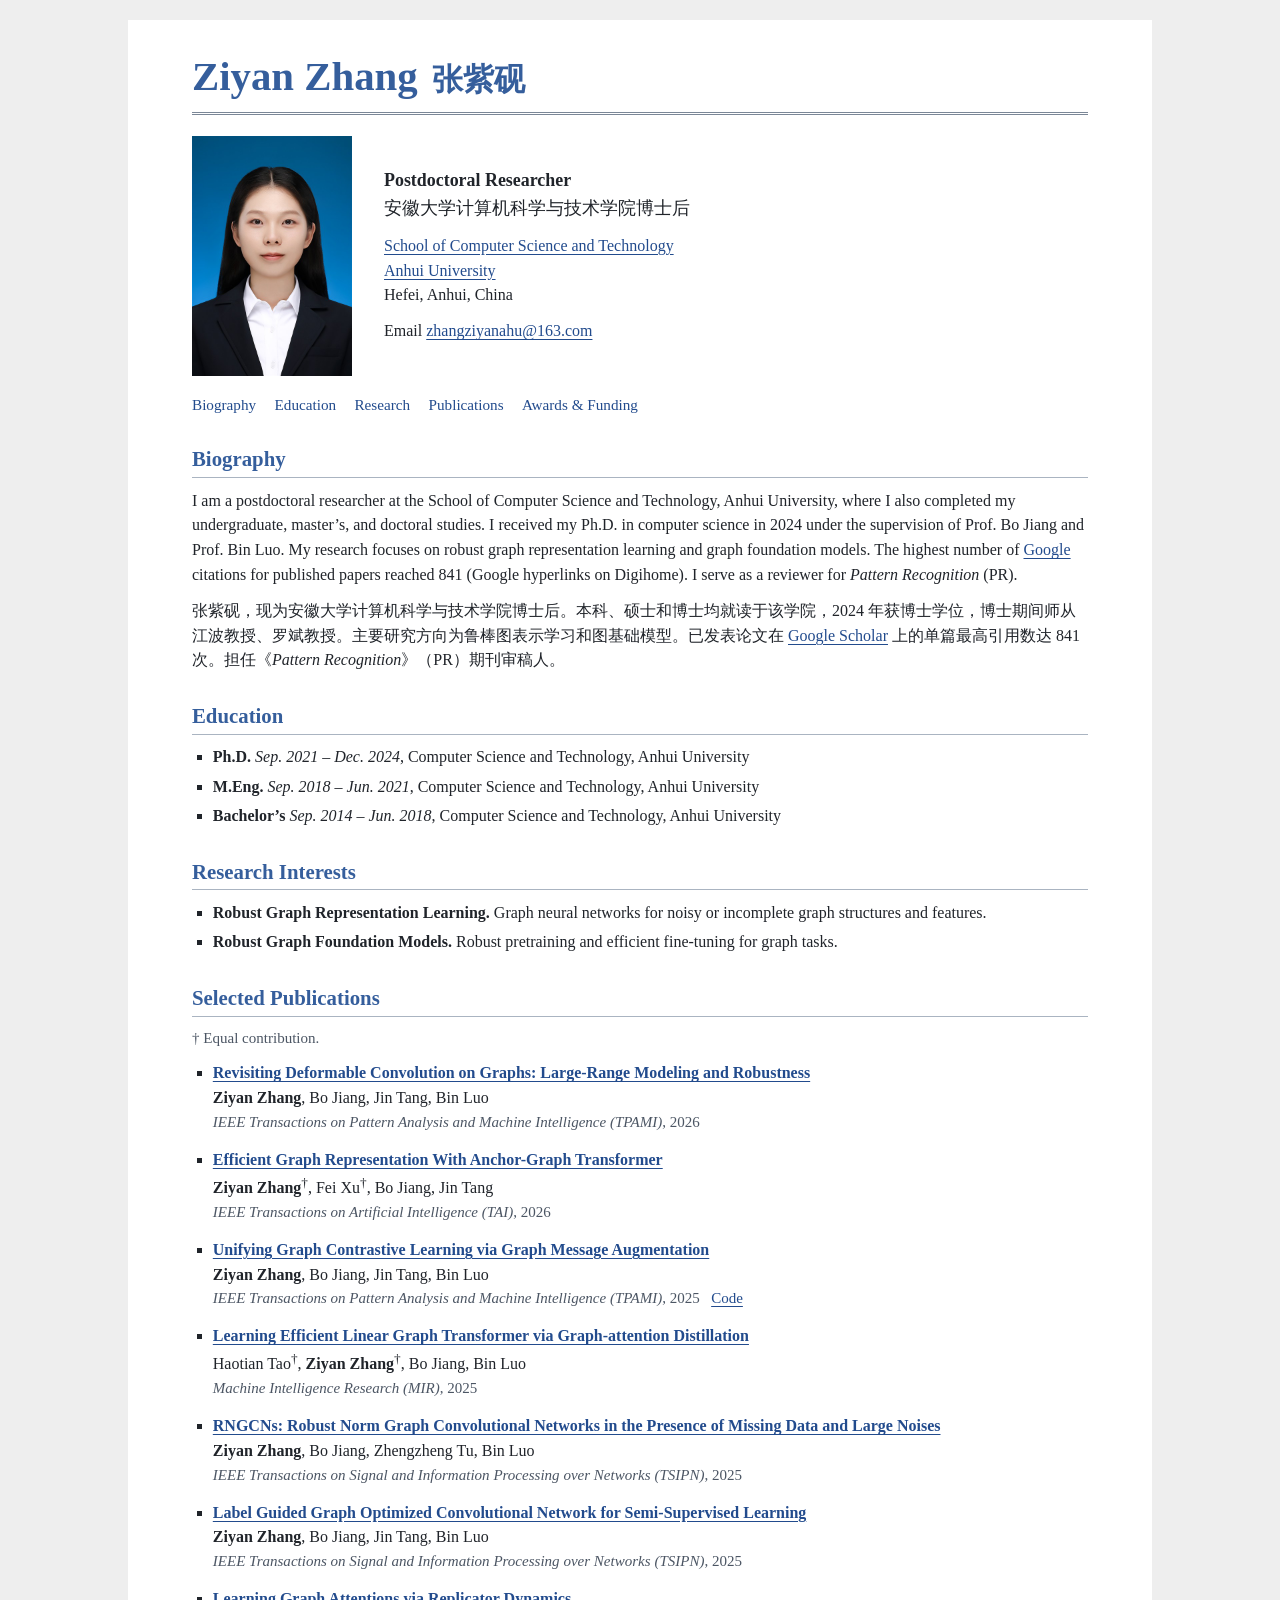
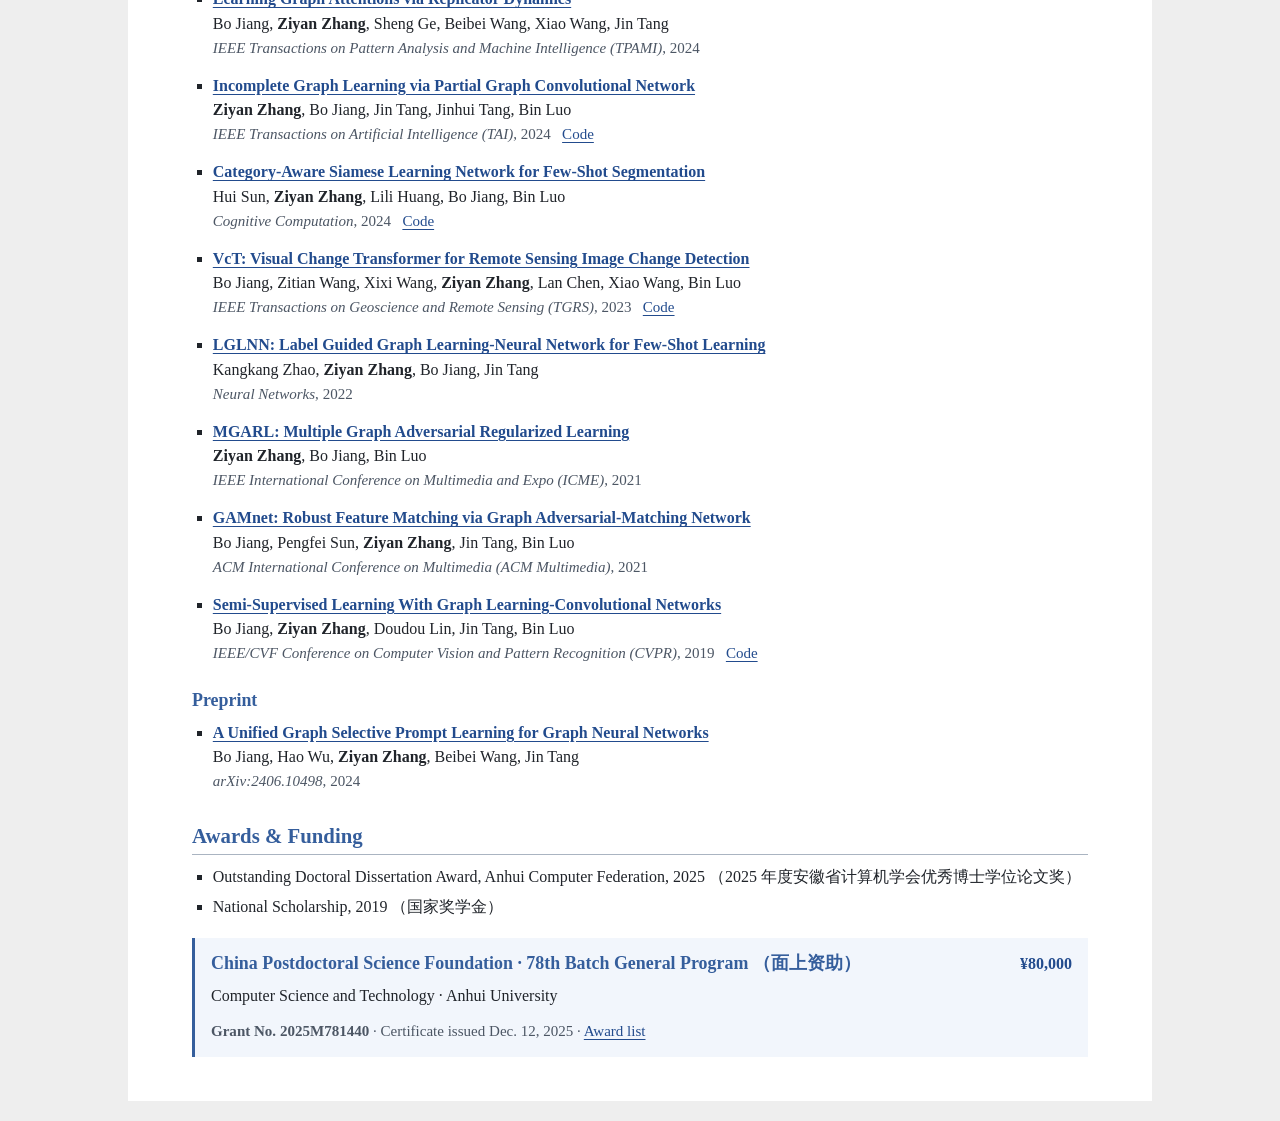
<file: index.html>
<!doctype html>
<html lang="en">
<head>
  <meta charset="utf-8">
  <meta name="viewport" content="width=device-width, initial-scale=1">
  <meta name="description" content="Ziyan Zhang (张紫砚), postdoctoral researcher at Anhui University. Research in robust graph representation learning and graph foundation models.">
  <title>Ziyan Zhang (张紫砚) | Anhui University</title>
  <link rel="stylesheet" href="jemdoc.css">
</head>
<body>
  <main id="layout-content">
    <header>
      <div id="toptitle">
        <h1>Ziyan Zhang <span lang="zh-CN">张紫砚</span></h1>
      </div>
      <div class="profile">
        <img class="portrait" src="picture/photo-zzy.jpg" width="480" height="720" alt="Portrait of Ziyan Zhang">
        <div class="profile-info">
          <p class="position"><strong>Postdoctoral Researcher</strong><br>
            <span lang="zh-CN">安徽大学计算机科学与技术学院博士后</span></p>
          <p><a href="https://cs.ahu.edu.cn/">School of Computer Science and Technology</a><br>
            <a href="https://www.ahu.edu.cn/">Anhui University</a><br>
            Hefei, Anhui, China</p>
          <p>Email <a href="mailto:zhangziyanahu@163.com">zhangziyanahu@163.com</a></p>
        </div>
      </div>
      <nav aria-label="Page sections">
        <a href="#biography">Biography</a>
        <a href="#education">Education</a>
        <a href="#research">Research</a>
        <a href="#publications">Publications</a>
        <a href="#honors">Awards &amp; Funding</a>
      </nav>
    </header>

    <section aria-labelledby="biography">
      <h2 id="biography">Biography</h2>
      <p>I am a postdoctoral researcher at the School of Computer Science and Technology, Anhui University, where I also completed my undergraduate, master’s, and doctoral studies. I received my Ph.D. in computer science in 2024 under the supervision of Prof. Bo Jiang and Prof. Bin Luo. My research focuses on robust graph representation learning and graph foundation models. The highest number of <a href="https://scholar.google.com/scholar?hl=en&amp;q=Semi-Supervised+Learning+With+Graph+Learning-Convolutional+Networks">Google</a> citations for published papers reached 841 (Google hyperlinks on Digihome). I serve as a reviewer for <cite>Pattern Recognition</cite> (PR).</p>
      <p lang="zh-CN">张紫砚，现为安徽大学计算机科学与技术学院博士后。本科、硕士和博士均就读于该学院，2024 年获博士学位，博士期间师从江波教授、罗斌教授。主要研究方向为鲁棒图表示学习和图基础模型。已发表论文在 <a href="https://scholar.google.com/scholar?hl=en&amp;q=Semi-Supervised+Learning+With+Graph+Learning-Convolutional+Networks">Google Scholar</a> 上的单篇最高引用数达 841 次。担任《<cite lang="en">Pattern Recognition</cite>》（PR）期刊审稿人。</p>
    </section>

    <section aria-labelledby="education">
      <h2 id="education">Education</h2>
      <ul class="education">
        <li><strong>Ph.D.</strong> <i>Sep. 2021 – Dec. 2024</i>, Computer Science and Technology, Anhui University</li>
        <li><strong>M.Eng.</strong> <i>Sep. 2018 – Jun. 2021</i>, Computer Science and Technology, Anhui University</li>
        <li><strong>Bachelor’s</strong> <i>Sep. 2014 – Jun. 2018</i>, Computer Science and Technology, Anhui University</li>
      </ul>
    </section>

    <section aria-labelledby="research">
      <h2 id="research">Research Interests</h2>
      <ul>
        <li><strong>Robust Graph Representation Learning.</strong> Graph neural networks for noisy or incomplete graph structures and features.</li>
        <li><strong>Robust Graph Foundation Models.</strong> Robust pretraining and efficient fine-tuning for graph tasks.</li>
      </ul>
    </section>

    <section aria-labelledby="publications">
      <h2 id="publications">Selected Publications</h2>
      <p class="publication-note">† Equal contribution.</p>
      <ul class="publications">
        <li>
          <a class="paper-title" href="https://doi.org/10.1109/TPAMI.2025.3611386">Revisiting Deformable Convolution on Graphs: Large-Range Modeling and Robustness</a>
          <span class="paper-authors"><strong>Ziyan Zhang</strong>, Bo Jiang, Jin Tang, Bin Luo</span>
          <span class="paper-venue"><cite>IEEE Transactions on Pattern Analysis and Machine Intelligence (TPAMI)</cite>, 2026</span>
        </li>
        <li>
          <a class="paper-title" href="https://ieeexplore.ieee.org/document/11059852/">Efficient Graph Representation With Anchor-Graph Transformer</a>
          <span class="paper-authors"><strong>Ziyan Zhang</strong><sup>†</sup>, Fei Xu<sup>†</sup>, Bo Jiang, Jin Tang</span>
          <span class="paper-venue"><cite>IEEE Transactions on Artificial Intelligence (TAI)</cite>, 2026</span>
        </li>
        <li>
          <a class="paper-title" href="https://doi.org/10.1109/TPAMI.2025.3586651">Unifying Graph Contrastive Learning via Graph Message Augmentation</a>
          <span class="paper-authors"><strong>Ziyan Zhang</strong>, Bo Jiang, Jin Tang, Bin Luo</span>
          <span class="paper-venue"><cite>IEEE Transactions on Pattern Analysis and Machine Intelligence (TPAMI)</cite>, 2025 <a class="paper-code" href="https://github.com/yaya1015/GMCL" aria-label="Code for Unifying Graph Contrastive Learning via Graph Message Augmentation">Code</a></span>
        </li>
        <li>
          <a class="paper-title" href="https://www.mi-research.net/article/id/08474af8-2b96-48b8-8aef-eed5967ac67c">Learning Efficient Linear Graph Transformer via Graph-attention Distillation</a>
          <span class="paper-authors">Haotian Tao<sup>†</sup>, <strong>Ziyan Zhang</strong><sup>†</sup>, Bo Jiang, Bin Luo</span>
          <span class="paper-venue"><cite>Machine Intelligence Research (MIR)</cite>, 2025</span>
        </li>
        <li>
          <a class="paper-title" href="https://doi.org/10.1109/TSIPN.2025.3588087">RNGCNs: Robust Norm Graph Convolutional Networks in the Presence of Missing Data and Large Noises</a>
          <span class="paper-authors"><strong>Ziyan Zhang</strong>, Bo Jiang, Zhengzheng Tu, Bin Luo</span>
          <span class="paper-venue"><cite>IEEE Transactions on Signal and Information Processing over Networks (TSIPN)</cite>, 2025</span>
        </li>
        <li>
          <a class="paper-title" href="https://doi.org/10.1109/TSIPN.2025.3525961">Label Guided Graph Optimized Convolutional Network for Semi-Supervised Learning</a>
          <span class="paper-authors"><strong>Ziyan Zhang</strong>, Bo Jiang, Jin Tang, Bin Luo</span>
          <span class="paper-venue"><cite>IEEE Transactions on Signal and Information Processing over Networks (TSIPN)</cite>, 2025</span>
        </li>
        <li>
          <a class="paper-title" href="https://doi.org/10.1109/TPAMI.2024.3393300">Learning Graph Attentions via Replicator Dynamics</a>
          <span class="paper-authors">Bo Jiang, <strong>Ziyan Zhang</strong>, Sheng Ge, Beibei Wang, Xiao Wang, Jin Tang</span>
          <span class="paper-venue"><cite>IEEE Transactions on Pattern Analysis and Machine Intelligence (TPAMI)</cite>, 2024</span>
        </li>
        <li>
          <a class="paper-title" href="https://ieeexplore.ieee.org/document/10495099/">Incomplete Graph Learning via Partial Graph Convolutional Network</a>
          <span class="paper-authors"><strong>Ziyan Zhang</strong>, Bo Jiang, Jin Tang, Jinhui Tang, Bin Luo</span>
          <span class="paper-venue"><cite>IEEE Transactions on Artificial Intelligence (TAI)</cite>, 2024 <a class="paper-code" href="https://github.com/yaya1015/PaGCN" aria-label="Code for Incomplete Graph Learning via Partial Graph Convolutional Network">Code</a></span>
        </li>
        <li>
          <a class="paper-title" href="https://link.springer.com/article/10.1007/s12559-024-10273-5">Category-Aware Siamese Learning Network for Few-Shot Segmentation</a>
          <span class="paper-authors">Hui Sun, <strong>Ziyan Zhang</strong>, Lili Huang, Bo Jiang, Bin Luo</span>
          <span class="paper-venue"><cite>Cognitive Computation</cite>, 2024 <a class="paper-code" href="https://github.com/HuiSun123/CaSLN" aria-label="Code for Category-Aware Siamese Learning Network">Code</a></span>
        </li>
        <li>
          <a class="paper-title" href="https://doi.org/10.1109/TGRS.2023.3327139">VcT: Visual Change Transformer for Remote Sensing Image Change Detection</a>
          <span class="paper-authors">Bo Jiang, Zitian Wang, Xixi Wang, <strong>Ziyan Zhang</strong>, Lan Chen, Xiao Wang, Bin Luo</span>
          <span class="paper-venue"><cite>IEEE Transactions on Geoscience and Remote Sensing (TGRS)</cite>, 2023 <a class="paper-code" href="https://github.com/Event-AHU/VcT_Remote_Sensing_Change_Detection" aria-label="Code for VcT">Code</a></span>
        </li>
        <li>
          <a class="paper-title" href="https://www.sciencedirect.com/science/article/abs/pii/S0893608022003033">LGLNN: Label Guided Graph Learning-Neural Network for Few-Shot Learning</a>
          <span class="paper-authors">Kangkang Zhao, <strong>Ziyan Zhang</strong>, Bo Jiang, Jin Tang</span>
          <span class="paper-venue"><cite>Neural Networks</cite>, 2022</span>
        </li>
        <li>
          <a class="paper-title" href="https://doi.org/10.1109/ICME51207.2021.9428283">MGARL: Multiple Graph Adversarial Regularized Learning</a>
          <span class="paper-authors"><strong>Ziyan Zhang</strong>, Bo Jiang, Bin Luo</span>
          <span class="paper-venue"><cite>IEEE International Conference on Multimedia and Expo (ICME)</cite>, 2021</span>
        </li>
        <li>
          <a class="paper-title" href="https://dl.acm.org/doi/10.1145/3474085.3475669">GAMnet: Robust Feature Matching via Graph Adversarial-Matching Network</a>
          <span class="paper-authors">Bo Jiang, Pengfei Sun, <strong>Ziyan Zhang</strong>, Jin Tang, Bin Luo</span>
          <span class="paper-venue"><cite>ACM International Conference on Multimedia (ACM Multimedia)</cite>, 2021</span>
        </li>
        <li>
          <a class="paper-title" href="https://openaccess.thecvf.com/content_CVPR_2019/html/Jiang_Semi-Supervised_Learning_With_Graph_Learning-Convolutional_Networks_CVPR_2019_paper.html">Semi-Supervised Learning With Graph Learning-Convolutional Networks</a>
          <span class="paper-authors">Bo Jiang, <strong>Ziyan Zhang</strong>, Doudou Lin, Jin Tang, Bin Luo</span>
          <span class="paper-venue"><cite>IEEE/CVF Conference on Computer Vision and Pattern Recognition (CVPR)</cite>, 2019 <a class="paper-code" href="https://github.com/jiangboahu/GLCN-tf" aria-label="Code for Semi-Supervised Learning With Graph Learning-Convolutional Networks">Code</a></span>
        </li>
      </ul>
      <h3>Preprint</h3>
      <ul class="publications">
        <li>
          <a class="paper-title" href="https://arxiv.org/abs/2406.10498">A Unified Graph Selective Prompt Learning for Graph Neural Networks</a>
          <span class="paper-authors">Bo Jiang, Hao Wu, <strong>Ziyan Zhang</strong>, Beibei Wang, Jin Tang</span>
          <span class="paper-venue"><cite>arXiv:2406.10498</cite>, 2024</span>
        </li>
      </ul>
    </section>

    <section aria-labelledby="honors">
      <h2 id="honors">Awards &amp; Funding</h2>
      <ul>
        <li>Outstanding Doctoral Dissertation Award, Anhui Computer Federation, 2025 <span lang="zh-CN">（2025 年度安徽省计算机学会优秀博士学位论文奖）</span></li>
        <li>National Scholarship, 2019 <span lang="zh-CN">（国家奖学金）</span></li>
      </ul>
      <article class="funding-entry" aria-labelledby="postdoctoral-funding">
        <div class="funding-heading">
          <h3 id="postdoctoral-funding">China Postdoctoral Science Foundation · 78th Batch General Program <span lang="zh-CN">（面上资助）</span></h3>
          <strong class="funding-amount">¥80,000</strong>
        </div>
        <p>Computer Science and Technology · Anhui University</p>
        <p class="funding-details"><strong>Grant No. 2025M781440</strong> · Certificate issued <time datetime="2025-12-12">Dec. 12, 2025</time> · <a href="https://www.chinapostdoctor.org.cn/prod-api/profile/info/fujian/20251210/adf2669f-a503-4c67-8366-141825778863.pdf#page=36">Award list</a></p>
      </article>
    </section>
  </main>
</body>
</html>
</file>
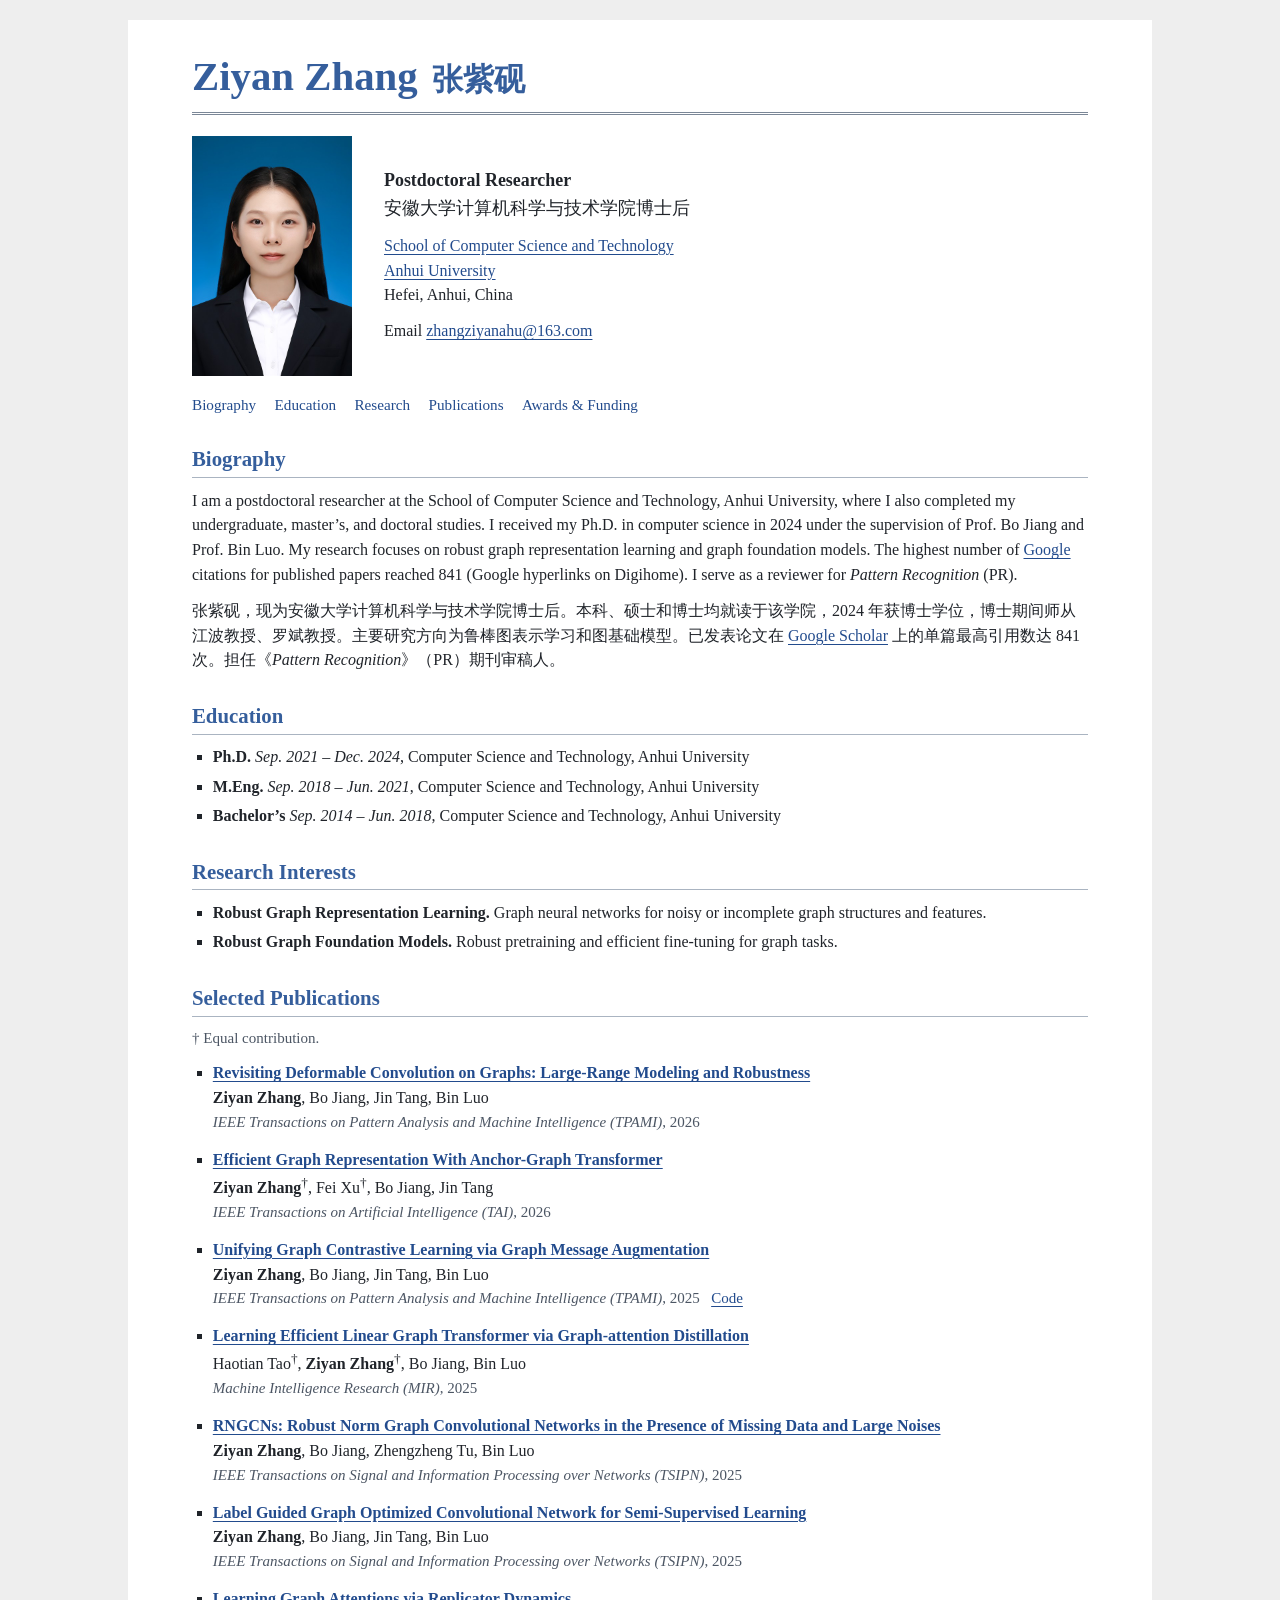
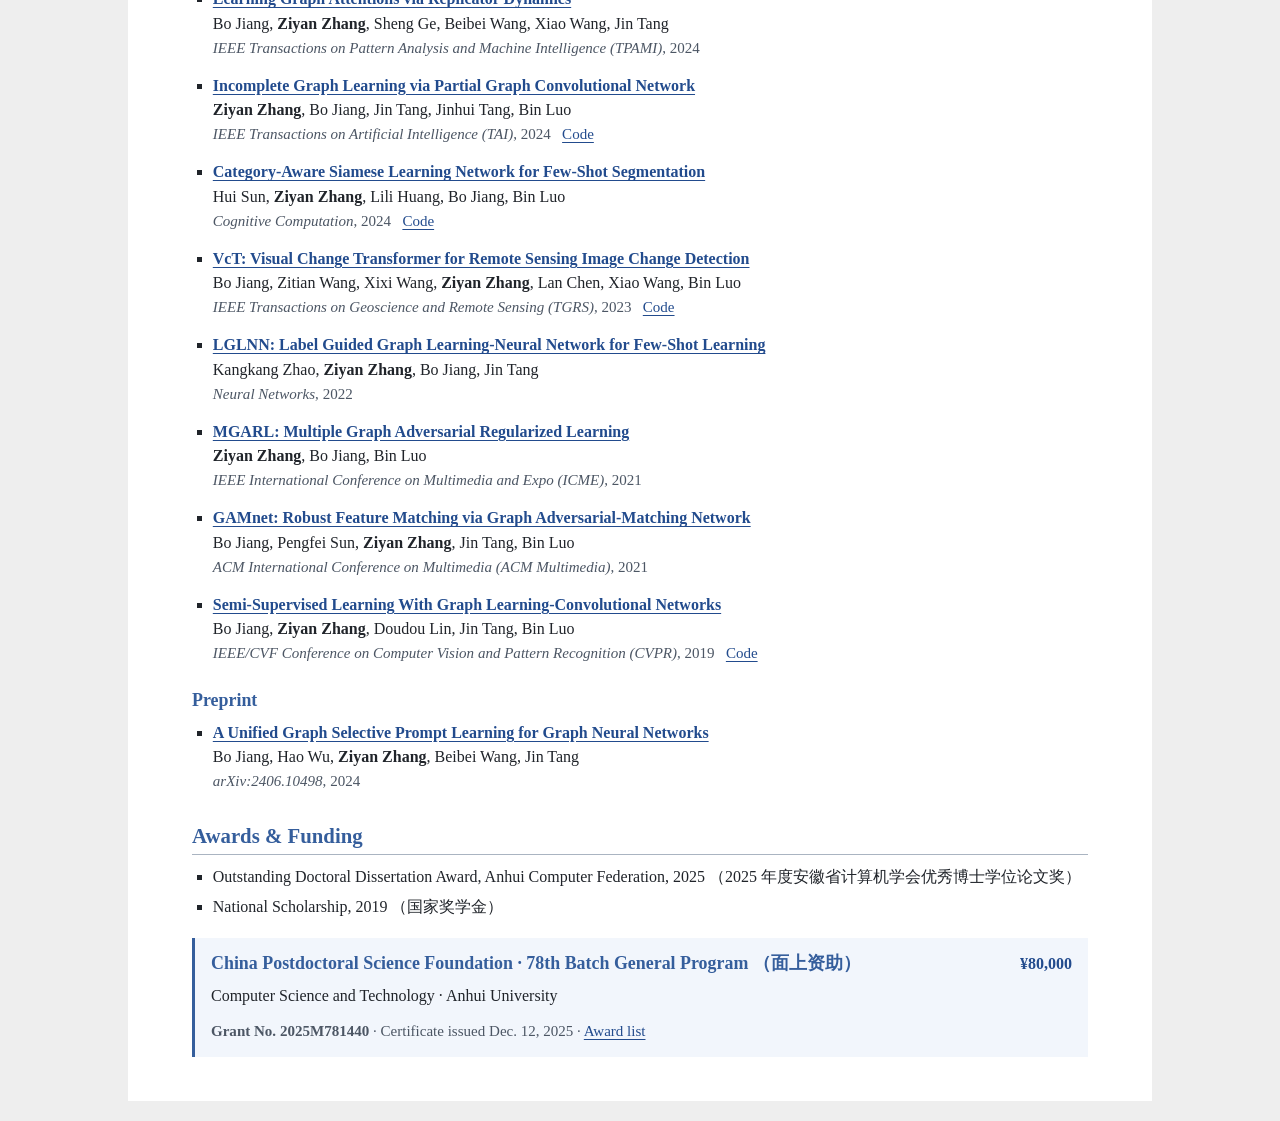
<file: EnHome.html>
<!doctype html>
<html lang="en">
<head>
  <meta charset="utf-8">
  <meta http-equiv="refresh" content="0; url=index.html">
  <title>Ziyan Zhang | Academic Homepage</title>
</head>
<body>
  <p><a href="index.html">Ziyan Zhang’s academic homepage</a></p>
</body>
</html>
</file>
<file: jemdoc.css>
/* Adapted from the supplied jemdoc stylesheet. */
:root {
  color-scheme: light;
  background: #eeeeee;
  color: #20242a;
  font-family: Georgia, "Noto Serif CJK SC", "Songti SC", SimSun, serif;
  font-size: 16px;
  line-height: 1.55;
}

* {
  box-sizing: border-box;
}

body {
  width: min(calc(100% - 2rem), 64rem);
  margin: 1.25rem auto;
  background: #ffffff;
}

#layout-content {
  padding: 2rem clamp(1.25rem, 5vw, 4rem) 2.75rem;
}

a {
  color: #224b8d;
  text-underline-offset: 0.18em;
}

a:hover {
  color: #12336b;
}

a:focus-visible {
  outline: 2px solid #224b8d;
  outline-offset: 3px;
}

#toptitle {
  margin-bottom: 1.3rem;
  padding-bottom: 0.55rem;
  border-bottom: 3px double #7b8797;
}

h1, h2, h3 {
  color: #355e9c;
  line-height: 1.25;
}

h1 {
  margin: 0;
  font-size: clamp(1.9rem, 4vw, 2.55rem);
}

h1 span {
  font-size: 0.76em;
  margin-inline-start: 0.15em;
}

h2 {
  margin: 1.85rem 0 0.65rem;
  padding-bottom: 0.3rem;
  border-bottom: 1px solid #aab4c1;
  font-size: 1.3rem;
}

h3 {
  margin: 1.45rem 0 0.6rem;
  font-size: 1.12rem;
}

p {
  margin: 0 0 0.7rem;
}

.profile {
  display: flex;
  align-items: center;
  gap: clamp(1rem, 4vw, 2rem);
}

.portrait {
  display: block;
  width: clamp(7rem, 19vw, 10rem);
  height: auto;
}

.profile-info {
  min-width: 0;
  overflow-wrap: anywhere;
}

.profile-info p:last-child {
  margin-bottom: 0;
}

.position {
  font-size: 1.12rem;
}

nav {
  display: flex;
  flex-wrap: wrap;
  gap: 0.35rem 1.15rem;
  margin-top: 1.1rem;
  font-size: 0.95rem;
}

nav a {
  text-decoration: none;
}

nav a:hover {
  text-decoration: underline;
}

ul {
  margin: 0;
  padding-inline-start: 1.3rem;
  list-style-type: square;
}

li + li {
  margin-top: 0.3rem;
}

.publication-note, .paper-venue {
  color: #4c5664;
  font-size: 0.94rem;
}

.publications li + li {
  margin-top: 0.85rem;
}

.paper-title {
  font-weight: bold;
}

.paper-authors, .paper-venue {
  display: block;
}

.paper-code {
  display: inline-block;
  margin-inline-start: 0.5em;
}

.funding-entry {
  margin-top: 1.15rem;
  padding: 0.85rem 1rem;
  border-inline-start: 3px solid #355e9c;
  background: #f2f6fc;
}

.funding-heading {
  display: flex;
  flex-wrap: wrap;
  justify-content: space-between;
  align-items: baseline;
  column-gap: 1rem;
  row-gap: 0.25rem;
  margin-bottom: 0.45rem;
}

.funding-heading h3 {
  flex: 1 1 24rem;
  margin: 0;
}

.funding-amount {
  color: #224b8d;
  white-space: nowrap;
}

.funding-details {
  margin-bottom: 0;
  color: #4c5664;
  font-size: 0.94rem;
}

@media (max-width: 38rem) {
  body {
    width: 100%;
    margin: 0;
  }

  #layout-content {
    padding-top: 1.35rem;
  }
}

@media (max-width: 24rem) {
  .profile {
    align-items: flex-start;
  }

  .portrait {
    width: 5.25rem;
  }
}
</file>
